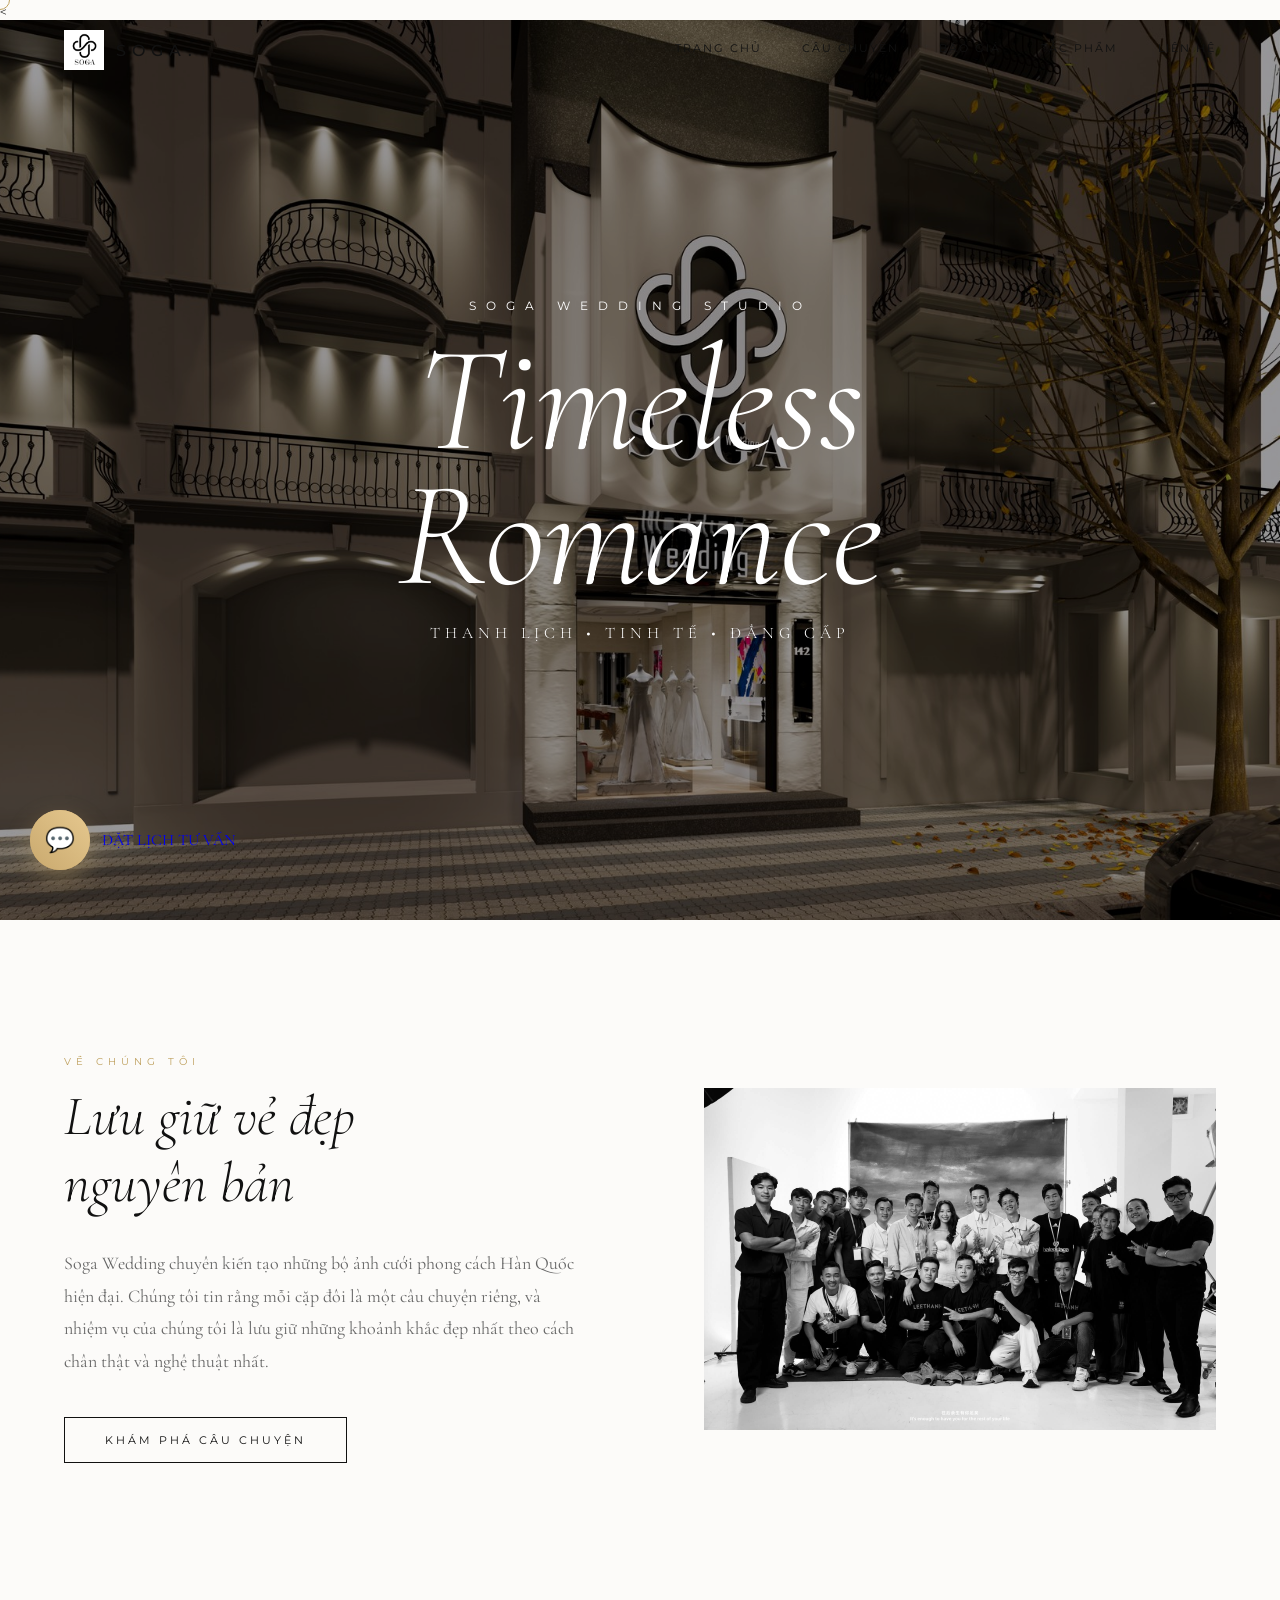
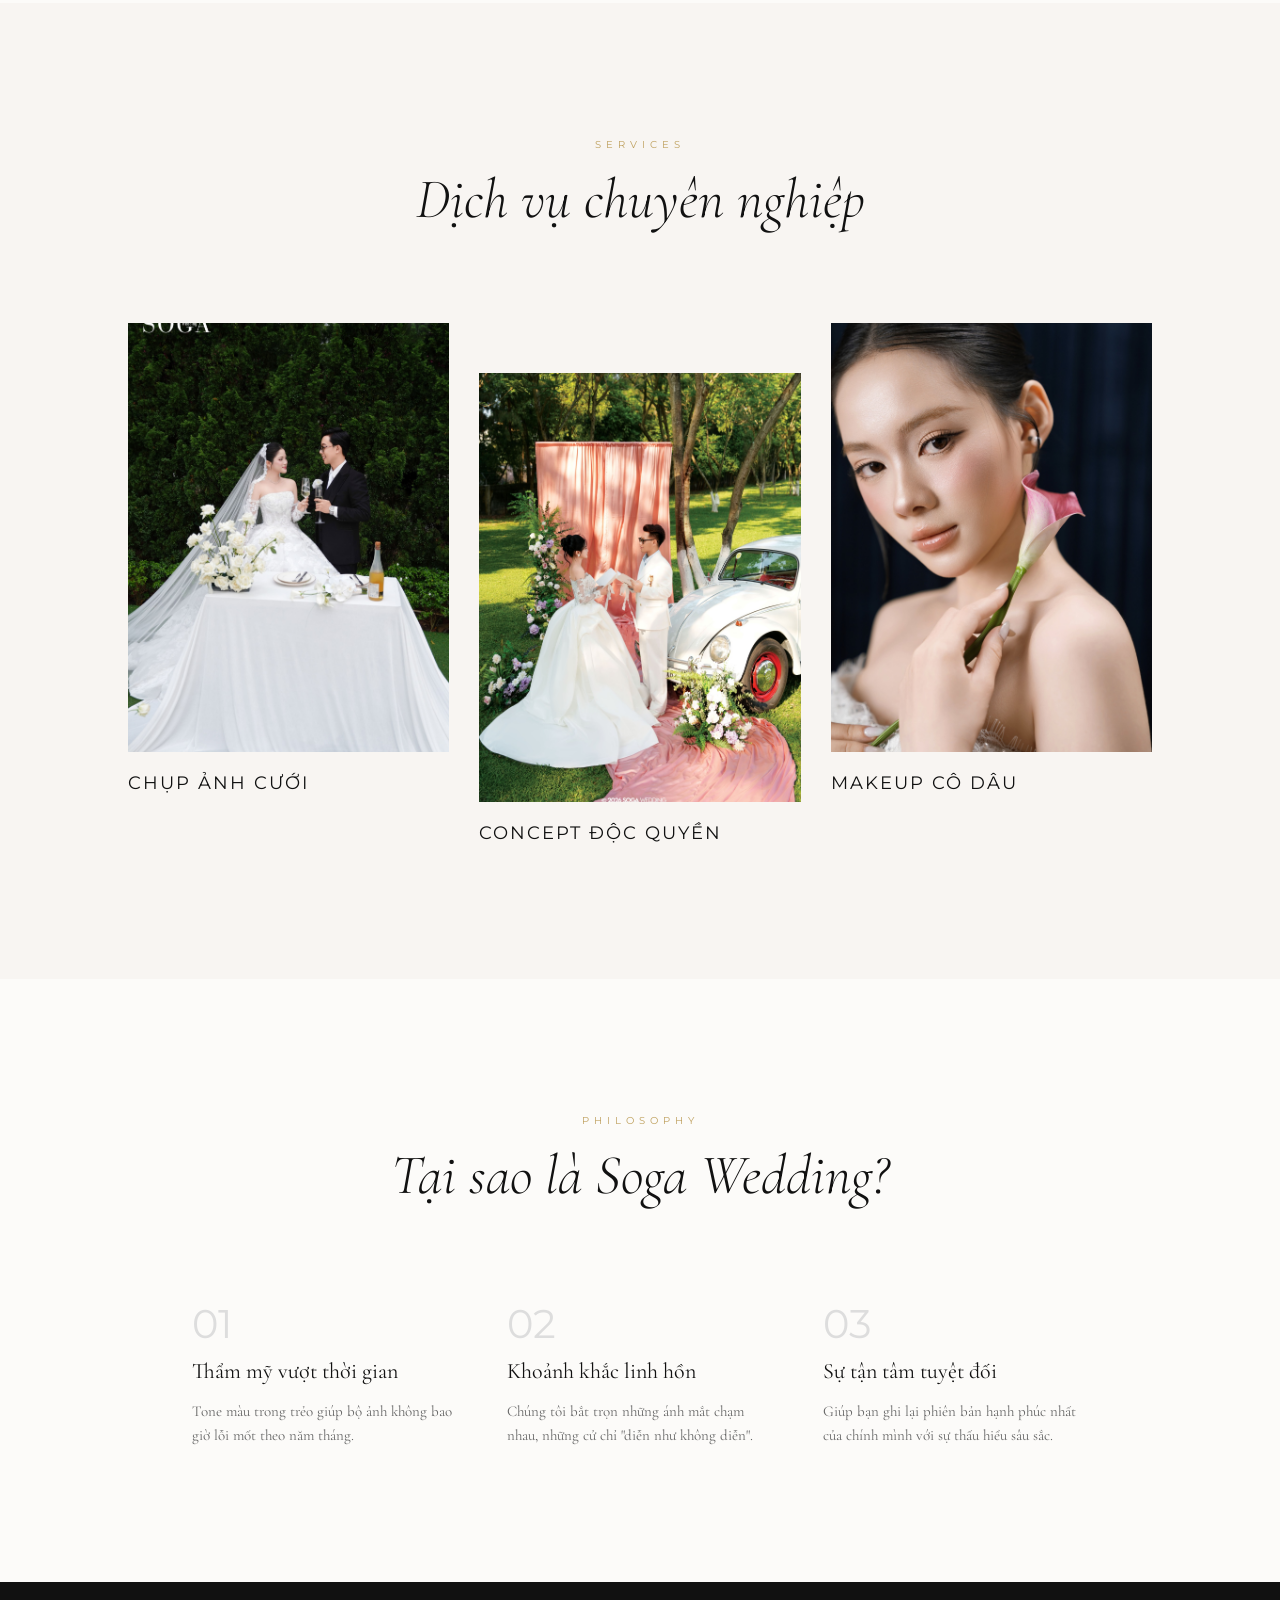
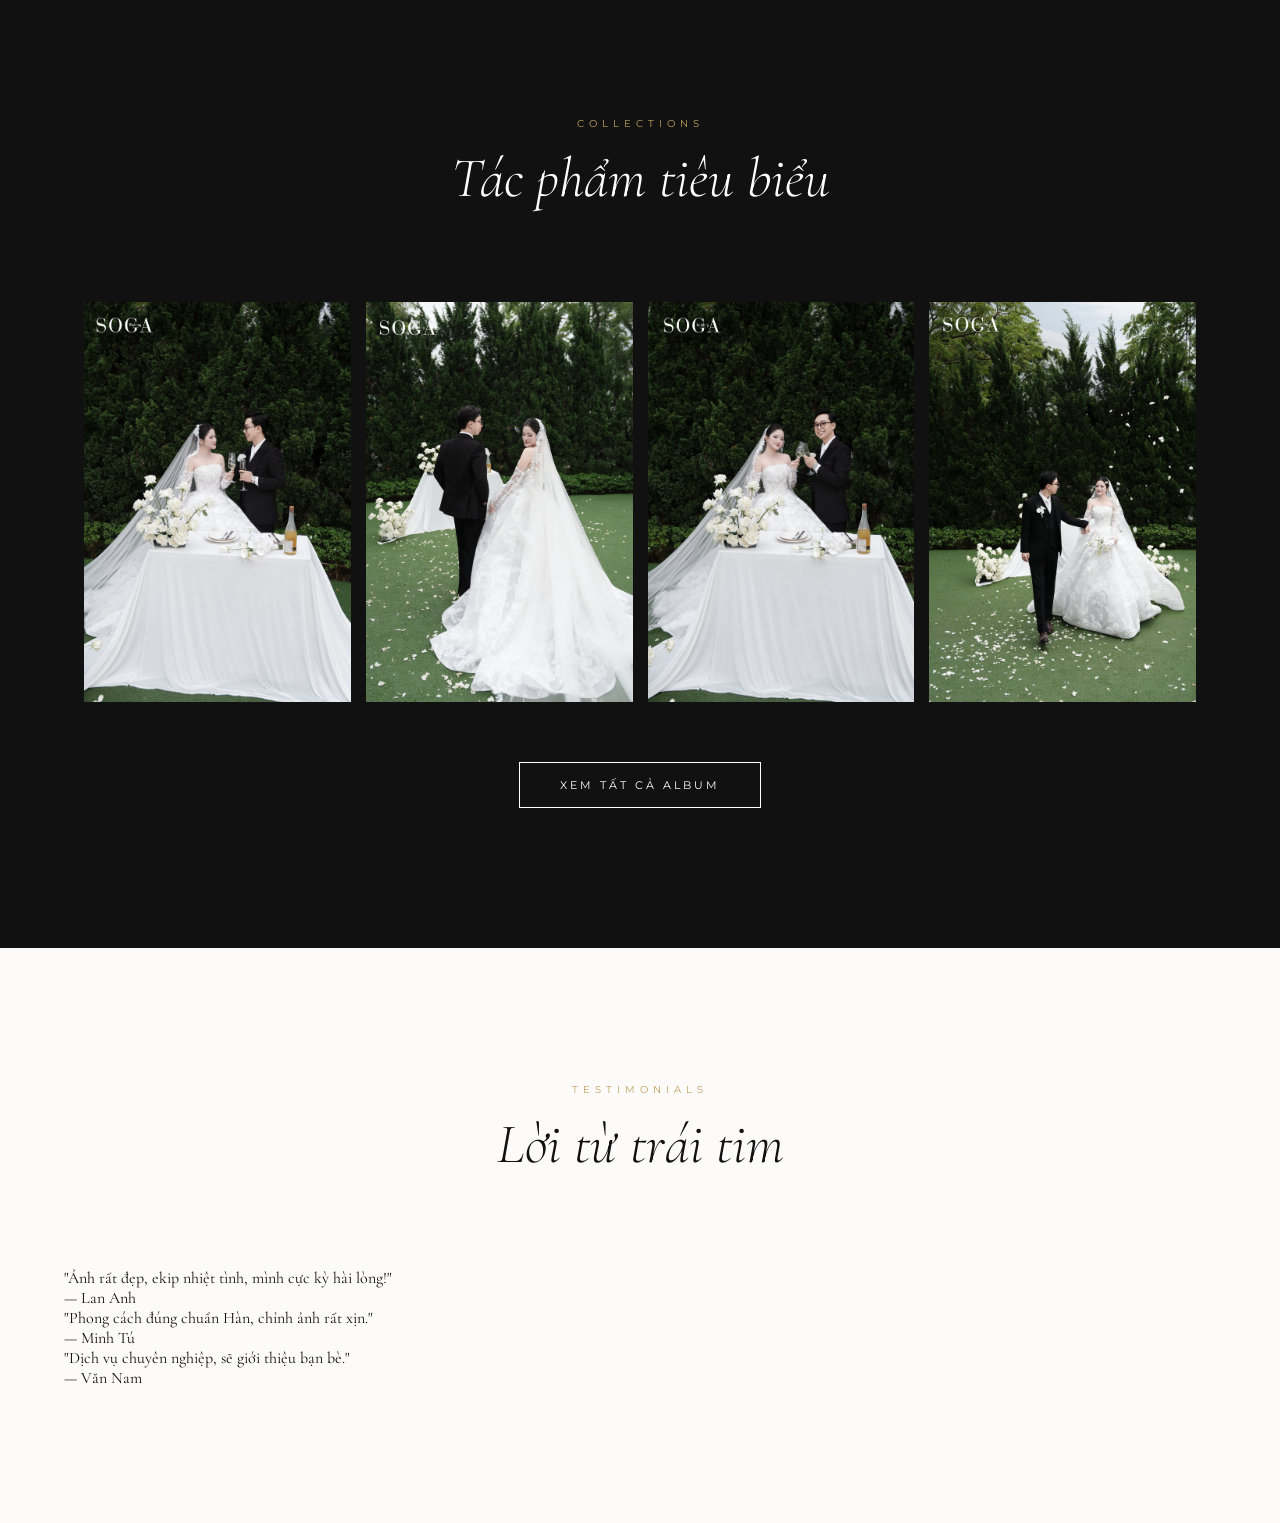
<file: index.html>
<!DOCTYPE html>
<html lang="vi">
<head>
    <meta charset="UTF-8">
    <meta name="viewport" content="width=device-width, initial-scale=1.0">
    <title>Soga Wedding | Chụp ảnh cưới Hàn Quốc cao cấp tại Đà Nẵng</title>
    <link rel="stylesheet" href="style.css">
</head>
<body>

<<header class="nav">
    <div class="logo">
        <img src="images/logo.png" alt="Logo" style="height: 40px; margin-right: 12px;">
        <span>SOGA.</span>
    </div>

    <div class="menu-toggle" id="mobile-menu">
        <span class="bar"></span>
        <span class="bar"></span>
        <span class="bar"></span>
    </div>

    <div class="nav-links" id="nav-list">
        <a href="index.html">Trang chủ</a>
        <a href="about.html">Câu chuyện</a>
        <a href="service.html">Báo giá</a>
        <a href="gallery.html">Tác phẩm</a>
        <a href="contact.html">Liên hệ</a>
    </div>
</header>

<section class="hero">
    <img src="images/1.jpg" alt="Hero" class="hero-img">
    <div class="hero-content reveal">
        <span class="hero-subtitle">SOGA WEDDING STUDIO</span>
        <h1 class="hero-title">Timeless<br>Romance</h1>
        <p style="letter-spacing: 5px; margin-top: 20px; font-weight: 300;">THANH LỊCH • TINH TẾ • ĐẲNG CẤP</p>
    </div>
</section>

<section class="section">
    <div class="grid-2">
        <div class="reveal">
            <span class="tag">VỀ CHÚNG TÔI</span>
            <h2 class="h2-vogue">Lưu giữ vẻ đẹp<br>nguyên bản</h2>
            <p class="p-editorial">
                Soga Wedding chuyên kiến tạo những bộ ảnh cưới phong cách Hàn Quốc hiện đại. Chúng tôi tin rằng mỗi cặp đôi là một câu chuyện riêng, và nhiệm vụ của chúng tôi là lưu giữ những khoảnh khắc đẹp nhất theo cách chân thật và nghệ thuật nhất.
            </p>
            <a href="about.html" class="btn">Khám phá câu chuyện</a>
        </div>
        <div class="img-wrapper reveal">
            <img src="images/about.jpg" alt="About">
        </div>
    </div>
</section>

<section class="section" style="background: #f8f5f2;">
    <div class="section-header reveal">
        <span class="tag">SERVICES</span>
        <h2 class="h2-vogue">Dịch vụ chuyên nghiệp</h2>
    </div>
    <div class="service-grid-v2">
        <div class="service-card-v2 reveal">
            <div class="img-container"><img src="images/service1.jpg"></div>
            <h3>Chụp ảnh cưới</h3>
        </div>
        <div class="service-card-v2 reveal" style="margin-top: 50px;">
            <div class="img-container"><img src="images/service2.jpg"></div>
            <h3>Concept độc quyền</h3>
        </div>
        <div class="service-card-v2 reveal">
            <div class="img-container"><img src="images/service3.jpg"></div>
            <h3>Makeup cô dâu</h3>
        </div>
    </div>
</section>

<section class="section">
    <div class="section-header reveal">
        <span class="tag">PHILOSOPHY</span>
        <h2 class="h2-vogue">Tại sao là Soga Wedding?</h2>
    </div>
    <div class="philosophy-grid">
        <div class="philo-item reveal">
            <div class="num">01</div>
            <h3>Thẩm mỹ vượt thời gian</h3>
            <p>Tone màu trong trẻo giúp bộ ảnh không bao giờ lỗi mốt theo năm tháng.</p>
        </div>
        <div class="philo-item reveal">
            <div class="num">02</div>
            <h3>Khoảnh khắc linh hồn</h3>
            <p>Chúng tôi bắt trọn những ánh mắt chạm nhau, những cử chỉ "diễn như không diễn".</p>
        </div>
        <div class="philo-item reveal">
            <div class="num">03</div>
            <h3>Sự tận tâm tuyệt đối</h3>
            <p>Giúp bạn ghi lại phiên bản hạnh phúc nhất của chính mình với sự thấu hiểu sâu sắc.</p>
        </div>
    </div>
</section>

<section class="section" style="background: #111; color: #fff;">
    <div class="section-header reveal">
        <span class="tag" style="color: #bfa15f;">COLLECTIONS</span>
        <h2 class="h2-vogue" style="color: #fff;">Tác phẩm tiêu biểu</h2>
    </div>
    <div class="gallery-v2 reveal">
        <img src="images/anh1.jpg" class="g-1">
        <img src="images/anh2.jpg" class="g-2">
        <img src="images/anh3.jpg" class="g-3">
        <img src="images/anh4.jpg" class="g-4">
    </div>
    <div style="text-align: center; margin-top: 60px;">
        <a href="gallery.html" class="btn" style="color: #fff; border-color: #fff;">Xem tất cả Album</a>
    </div>
</section>

<section class="section">
    <div class="section-header reveal">
        <span class="tag">TESTIMONIALS</span>
        <h2 class="h2-vogue">Lời từ trái tim</h2>
    </div>
    <div class="testimonial-slider reveal">
        <div class="testi-item">
            <p>"Ảnh rất đẹp, ekip nhiệt tình, mình cực kỳ hài lòng!"</p>
            <span>— Lan Anh</span>
        </div>
        <div class="testi-item">
            <p>"Phong cách đúng chuẩn Hàn, chỉnh ảnh rất xịn."</p>
            <span>— Minh Tú</span>
        </div>
        <div class="testi-item">
            <p>"Dịch vụ chuyên nghiệp, sẽ giới thiệu bạn bè."</p>
            <span>— Văn Nam</span>
        </div>
    </div>
</section>

<a href="https://zalo.me/0705050108" class="zalo-btn" target="_blank">
    <div class="zalo-icon-wrapper">
        <i class="fas fa-comment-alt"></i> <span>💬</span>
    </div>
    <div class="zalo-text">ĐẶT LỊCH TƯ VẤN</div>
</a>

<script src="script.js"></script>
</body>
</html>
</file>
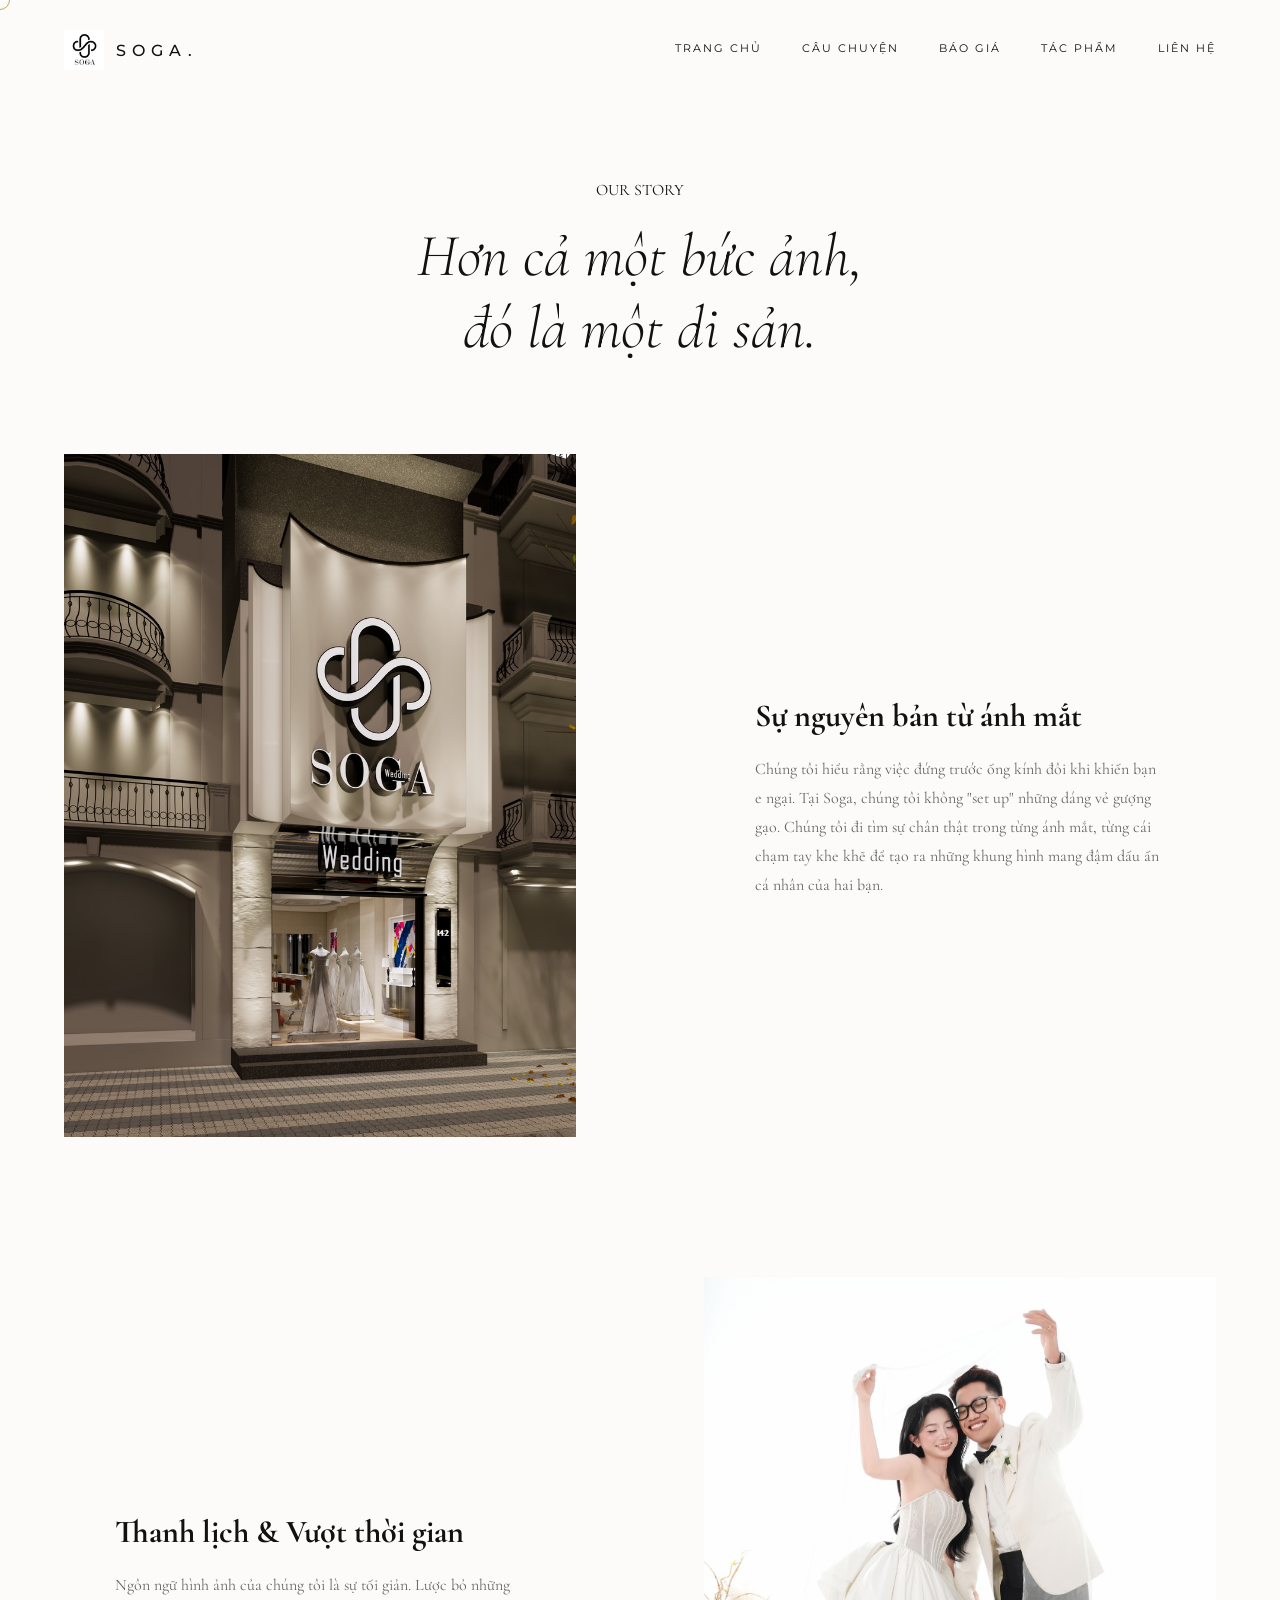
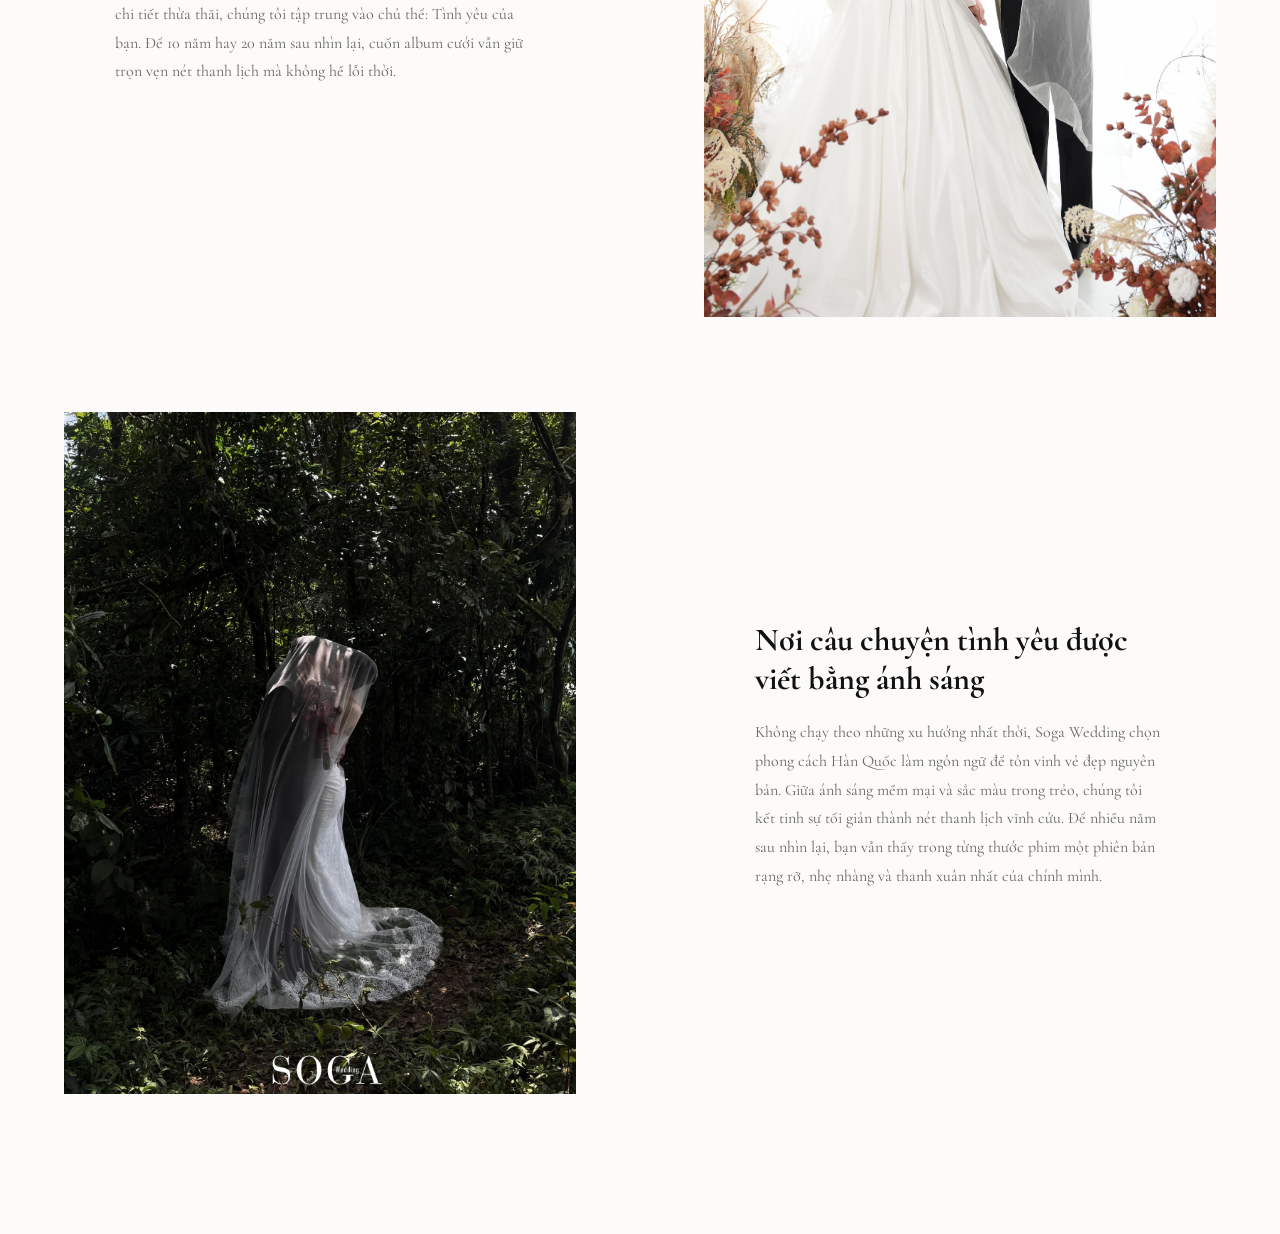
<file: about.html>
<!DOCTYPE html>
<html lang="vi">
<head>
    <meta charset="UTF-8">
    <meta name="viewport" content="width=device-width, initial-scale=1.0">
    <title>Câu chuyện | Soga Wedding</title>
    <link rel="stylesheet" href="style.css">
</head>
<body>

<header class="nav">
    <div class="logo">
        <img src="images/logo.png" alt="Logo" style="height: 40px; margin-right: 12px;">
        <span>SOGA.</span>
    </div>

    <div class="menu-toggle" id="mobile-menu">
        <span class="bar"></span>
        <span class="bar"></span>
        <span class="bar"></span>
    </div>

    <div class="nav-links" id="nav-list">
        <a href="index.html">Trang chủ</a>
        <a href="about.html">Câu chuyện</a>
        <a href="service.html">Báo giá</a>
        <a href="gallery.html">Tác phẩm</a>
        <a href="contact.html">Liên hệ</a>
    </div>
</header>

<section class="section" style="padding-top: 20vh;">
    <div class="section-header reveal">
        <span>OUR STORY</span>
        <h1 style="font-size: 60px; font-weight: 300; font-style: italic; margin-top: 20px;">Hơn cả một bức ảnh,<br>đó là một di sản.</h1>
    </div>

    <div class="grid-2" style="margin-top: 10vh;">
        <div class="img-wrapper reveal">
            <img src="images/1.jpg" alt="About Soga" style="aspect-ratio: 3/4;">
        </div>
        <div class="reveal" style="padding: 0 10%;">
            <h2 style="font-size: 32px; margin-bottom: 20px;">Sự nguyên bản từ ánh mắt</h2>
            <p style="color: #666; font-size: 16px; line-height: 1.8;">
                Chúng tôi hiểu rằng việc đứng trước ống kính đôi khi khiến bạn e ngại. Tại Soga, chúng tôi không "set up" những dáng vẻ gượng gạo. Chúng tôi đi tìm sự chân thật trong từng ánh mắt, từng cái chạm tay khe khẽ để tạo ra những khung hình mang đậm dấu ấn cá nhân của hai bạn.
            </p>
        </div>
    </div>

    <div class="grid-2" style="margin-top: 15vh; direction: rtl;">
        <div class="img-wrapper reveal">
            <img src="images/2.jpg" alt="Philosophy" style="aspect-ratio: 4/5;">
        </div>
        <div class="reveal" style="padding: 0 10%; direction: ltr;">
            <h2 style="font-size: 32px; margin-bottom: 20px;">Thanh lịch & Vượt thời gian</h2>
            <p style="color: #666; font-size: 16px; line-height: 1.8;">
                Ngôn ngữ hình ảnh của chúng tôi là sự tối giản. Lược bỏ những chi tiết thừa thãi, chúng tôi tập trung vào chủ thể: Tình yêu của bạn. Để 10 năm hay 20 năm sau nhìn lại, cuốn album cưới vẫn giữ trọn vẹn nét thanh lịch mà không hề lỗi thời.
            </p>
        </div>
    </div>
    <div class="grid-2" style="margin-top: 10vh;">
        <div class="img-wrapper reveal">
            <img src="images/3.jpg" alt="About Soga" style="aspect-ratio: 3/4;">
        </div>
        <div class="reveal" style="padding: 0 10%;">
            <h2 style="font-size: 32px; margin-bottom: 20px;">Nơi câu chuyện tình yêu được viết bằng ánh sáng</h2>
            <p style="color: #666; font-size: 16px; line-height: 1.8;">
                Không chạy theo những xu hướng nhất thời, Soga Wedding chọn phong cách Hàn Quốc làm ngôn ngữ để tôn vinh vẻ đẹp nguyên bản. 
                Giữa ánh sáng mềm mại và sắc màu trong trẻo, chúng tôi kết tinh sự tối giản thành nét thanh lịch vĩnh cửu. 
                Để nhiều năm sau nhìn lại, bạn vẫn thấy trong từng thước phim một phiên bản rạng rỡ, nhẹ nhàng và thanh xuân nhất của chính mình.
        </div>
    </div>
</section>

<script src="script.js"></script>
</body>
</html>
</file>
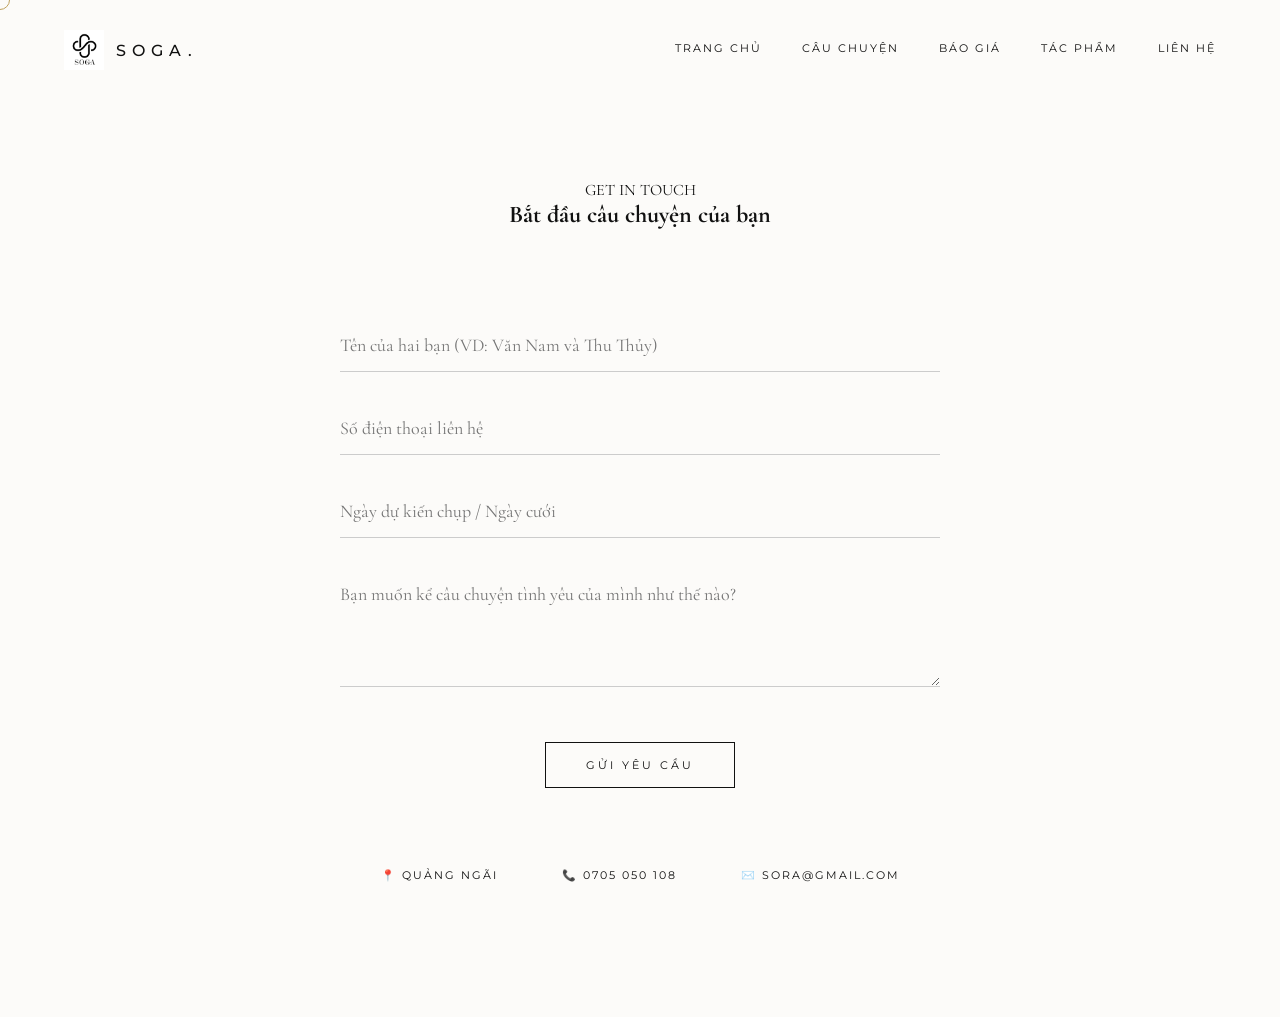
<file: contact.html>
<!DOCTYPE html>
<html lang="vi">
<head>
    <meta charset="UTF-8">
    <meta name="viewport" content="width=device-width, initial-scale=1.0">
    <title>Liên hệ | Soga Wedding</title>
    <link rel="stylesheet" href="style.css">
    <style>
        .contact-form { max-width: 600px; margin: 0 auto; text-align: left; }
        .form-group { margin-bottom: 30px; position: relative; }
        .form-group input, .form-group textarea {
            width: 100%; padding: 15px 0; border: none; 
            border-bottom: 1px solid #ccc; background: transparent;
            font-family: 'Cormorant Garamond', serif; font-size: 18px;
            outline: none; transition: var(--transition-fast);
        }
        .form-group input:focus, .form-group textarea:focus { border-bottom-color: var(--accent-gold); }
        .contact-info-bar { display: flex; justify-content: center; gap: 5vw; margin-top: 80px; font-family: 'Montserrat'; font-size: 11px; letter-spacing: 2px; }
    </style>
</head>
<body>

<header class="nav">
    <div class="logo">
        <img src="images/logo.png" alt="Logo" style="height: 40px; margin-right: 12px;">
        <span>SOGA.</span>
    </div>

    <div class="menu-toggle" id="mobile-menu">
        <span class="bar"></span>
        <span class="bar"></span>
        <span class="bar"></span>
    </div>

    <div class="nav-links" id="nav-list">
        <a href="index.html">Trang chủ</a>
        <a href="about.html">Câu chuyện</a>
        <a href="service.html">Báo giá</a>
        <a href="gallery.html">Tác phẩm</a>
        <a href="contact.html">Liên hệ</a>
    </div>
</header>

<section class="section" style="padding-top: 20vh;">
    <div class="section-header reveal">
        <span>GET IN TOUCH</span>
        <h2>Bắt đầu câu chuyện của bạn</h2>
    </div>

    <div class="contact-form reveal">
        <form>
            <div class="form-group">
                <input type="text" placeholder="Tên của hai bạn (VD: Văn Nam và Thu Thủy)" required>
            </div>
            <div class="form-group">
                <input type="text" placeholder="Số điện thoại liên hệ" required>
            </div>
            <div class="form-group">
                <input type="text" placeholder="Ngày dự kiến chụp / Ngày cưới">
            </div>
            <div class="form-group">
                <textarea rows="4" placeholder="Bạn muốn kể câu chuyện tình yêu của mình như thế nào?"></textarea>
            </div>
            <div style="text-align: center; margin-top: 50px;">
                <button type="submit" class="btn" style="background: transparent; cursor: none;">Gửi yêu cầu</button>
            </div>
        </form>
    </div>

    <div class="contact-info-bar reveal">
        <div>📍 QUẢNG NGÃI</div>
        <div>📞 0705 050 108</div>
        <div>✉️ SORA@GMAIL.COM</div>
    </div>
</section>

<script src="script.js"></script>
</body>
</html>
</file>
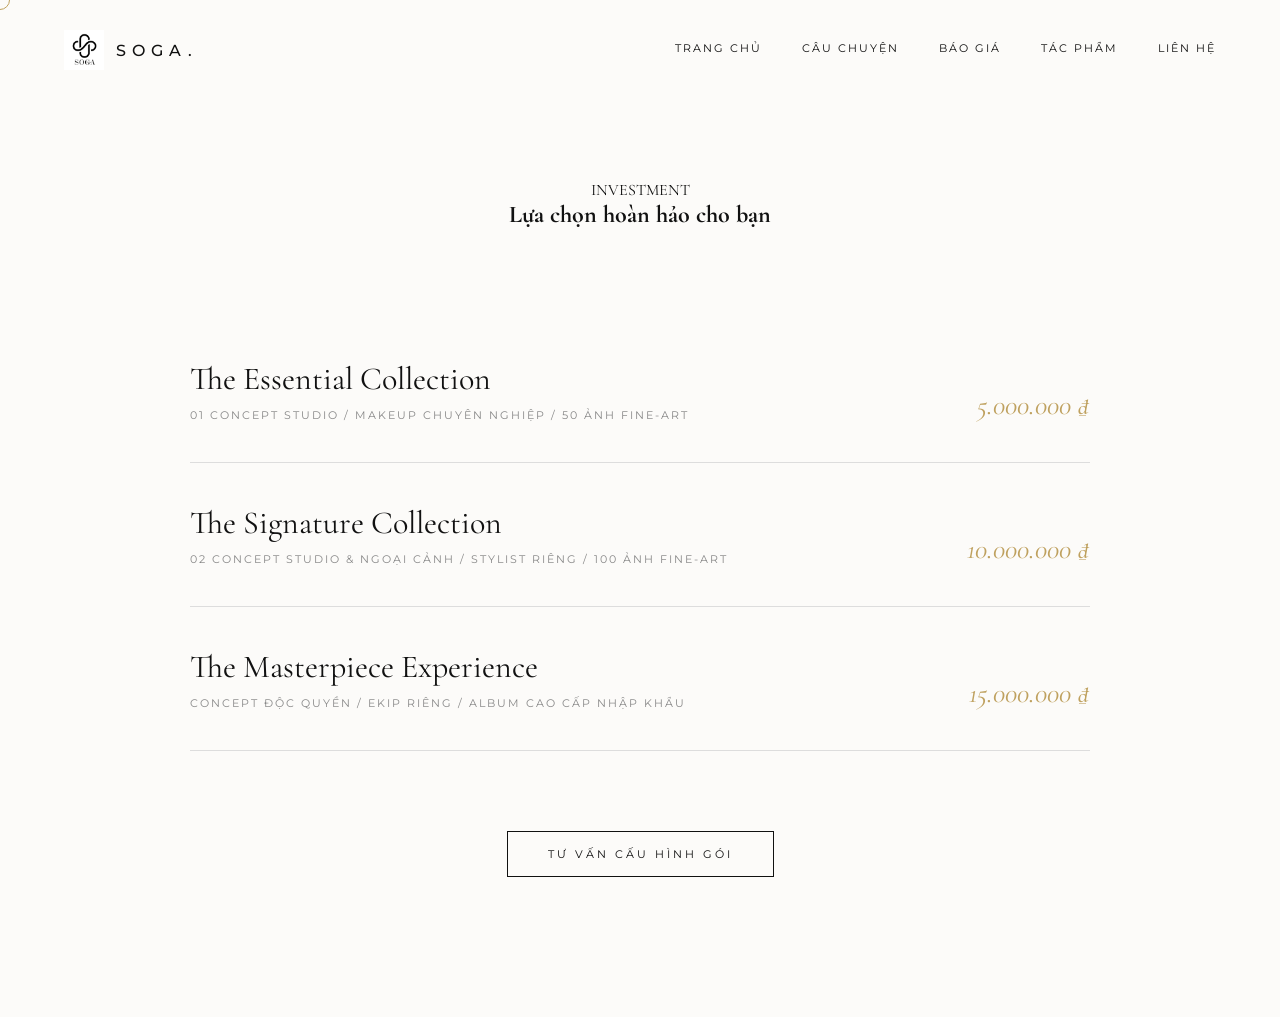
<file: service.html>
<!DOCTYPE html>
<html lang="vi">
<head>
    <meta charset="UTF-8">
    <meta name="viewport" content="width=device-width, initial-scale=1.0">
    <title>Báo giá | Soga Wedding</title>
    <link rel="stylesheet" href="style.css">
    <style>
        .price-list { max-width: 900px; margin: 0 auto; }
        .price-item { 
            display: flex; justify-content: space-between; align-items: flex-end; 
            border-bottom: 1px solid #ddd; padding: 40px 0; 
        }
        .price-title { font-size: 32px; font-weight: 400; margin-bottom: 10px; }
        .price-desc { font-family: 'Montserrat'; font-size: 11px; letter-spacing: 2px; color: #888; }
        .price-amount { font-size: 28px; color: var(--accent-gold); font-style: italic; }
    </style>
</head>
<body>

<header class="nav">
    <div class="logo">
        <img src="images/logo.png" alt="Logo" style="height: 40px; margin-right: 12px;">
        <span>SOGA.</span>
    </div>

    <div class="menu-toggle" id="mobile-menu">
        <span class="bar"></span>
        <span class="bar"></span>
        <span class="bar"></span>
    </div>

    <div class="nav-links" id="nav-list">
        <a href="index.html">Trang chủ</a>
        <a href="about.html">Câu chuyện</a>
        <a href="service.html">Báo giá</a>
        <a href="gallery.html">Tác phẩm</a>
        <a href="contact.html">Liên hệ</a>
    </div>
</header>

<section class="section" style="padding-top: 20vh;">
    <div class="section-header reveal">
        <span>INVESTMENT</span>
        <h2>Lựa chọn hoàn hảo cho bạn</h2>
    </div>

    <div class="price-list">
        <div class="price-item reveal">
            <div>
                <h3 class="price-title">The Essential Collection</h3>
                <p class="price-desc">01 CONCEPT STUDIO / MAKEUP CHUYÊN NGHIỆP / 50 ẢNH FINE-ART</p>
            </div>
            <div class="price-amount">5.000.000 ₫</div>
        </div>

        <div class="price-item reveal">
            <div>
                <h3 class="price-title">The Signature Collection</h3>
                <p class="price-desc">02 CONCEPT STUDIO & NGOẠI CẢNH / STYLIST RIÊNG / 100 ẢNH FINE-ART</p>
            </div>
            <div class="price-amount">10.000.000 ₫</div>
        </div>

        <div class="price-item reveal">
            <div>
                <h3 class="price-title">The Masterpiece Experience</h3>
                <p class="price-desc">CONCEPT ĐỘC QUYỀN / EKIP RIÊNG / ALBUM CAO CẤP NHẬP KHẨU</p>
            </div>
            <div class="price-amount">15.000.000 ₫</div>
        </div>
    </div>
    
    <div class="reveal" style="text-align: center; margin-top: 80px;">
        <a href="https://zalo.me/0705050108" class="btn">Tư vấn cấu hình gói</a>
    </div>
</section>

<script src="script.js"></script>
</body>
</html>
</file>
<file: style.css>
/* =========================================
   SOGA WEDDING - ULTRA VIP PRO VERSION
   ========================================= */

/* 1. IMPORT FONTS & ROOT VARIABLES */
@import url('https://fonts.googleapis.com/css2?family=Cormorant+Garamond:ital,wght@0,300;0,400;0,600;1,300;1,400&family=Montserrat:wght@200;300;400;500&display=swap');

:root {
  --bg-color: #fcfbf9;
  --text-main: #111111;
  --text-muted: #666666;
  --accent-gold: #bfa15f;
  --transition-slow: 1.2s cubic-bezier(0.16, 1, 0.3, 1);
  --transition-fast: 0.4s cubic-bezier(0.25, 1, 0.5, 1);
}

/* 2. RESET & BASE STYLES */
* { margin: 0; padding: 0; box-sizing: border-box; }

html { scroll-behavior: smooth; }

body {
  font-family: 'Cormorant Garamond', serif;
  background-color: var(--bg-color);
  color: var(--text-main);
  overflow-x: hidden;
  cursor: none; /* Sử dụng Custom Cursor nghệ thuật */
}

/* 3. CUSTOM CURSOR (Vòng tròn theo chuột) */
.cursor {
  position: fixed; top: 0; left: 0;
  width: 20px; height: 20px;
  border: 1px solid var(--accent-gold);
  border-radius: 50%;
  transform: translate(-50%, -50%);
  pointer-events: none; z-index: 9999;
  transition: width 0.3s, height 0.3s, background 0.3s;
}
.cursor.hovering {
  width: 50px; height: 50px;
  background: rgba(191, 161, 95, 0.2);
  border-color: transparent;
}

/* 4. LUXURY NAVBAR (Thanh điều hướng) */
.nav {
  position: fixed; top: 0; width: 100%;
  padding: 30px 5vw;
  display: flex; justify-content: space-between; align-items: center;
  z-index: 1000;
  transition: var(--transition-fast);
}
.nav.scrolled {
  padding: 15px 5vw;
  background: rgba(252, 251, 249, 0.9);
  backdrop-filter: blur(20px);
  border-bottom: 1px solid rgba(0,0,0,0.05);
}
.logo {
  display: flex; align-items: center;
  font-family: 'Montserrat', sans-serif;
  font-size: 16px; font-weight: 500;
  letter-spacing: 6px; text-transform: uppercase;
}
.logo img { transition: transform 0.3s ease; }
.logo:hover img { transform: scale(1.1); }

.nav-links { display: flex; gap: 40px; }
.nav-links a {
  font-family: 'Montserrat', sans-serif;
  text-decoration: none; color: var(--text-main);
  font-size: 11px; letter-spacing: 2px; text-transform: uppercase;
  position: relative; padding-bottom: 5px;
}
.nav-links a::after {
  content: ''; position: absolute; bottom: 0; left: 0;
  width: 0; height: 1px; background: var(--text-main);
  transition: var(--transition-fast);
}
.nav-links a:hover::after { width: 100%; }

/* 5. CINEMATIC HERO (Đầu trang) */
.hero {
  height: 100vh; width: 100%;
  position: relative; display: flex;
  align-items: center; justify-content: center;
  overflow: hidden; background: #000;
}
.hero-img {
  position: absolute; top: 0; left: 0;
  width: 100%; height: 100%;
  object-fit: cover; opacity: 0.6;
  animation: slowZoom 15s infinite alternate;
}
@keyframes slowZoom { from { transform: scale(1); } to { transform: scale(1.1); } }

.hero-content { position: relative; z-index: 2; text-align: center; color: #fff; }
.hero-subtitle {
  font-family: 'Montserrat', sans-serif; font-size: 12px;
  letter-spacing: 10px; text-transform: uppercase;
  margin-bottom: 20px; display: block;
}
.hero-title {
  font-size: clamp(60px, 12vw, 150px);
  font-weight: 300; font-style: italic; line-height: 0.9;
}

/* 6. EDITORIAL LAYOUT (Bố cục tạp chí) */
.section { padding: 15vh 5vw; }
.section-header { text-align: center; margin-bottom: 10vh; }
.tag {
    font-family: 'Montserrat'; font-size: 10px; 
    letter-spacing: 5px; color: var(--accent-gold); 
    display: block; margin-bottom: 15px;
    text-transform: uppercase;
}
.h2-vogue {
    font-size: clamp(32px, 5vw, 56px);
    font-weight: 300; font-style: italic; line-height: 1.2;
}
.p-editorial {
    color: var(--text-muted); font-size: 18px; 
    line-height: 1.8; margin: 30px 0 40px 0;
}

/* Grid kiến trúc */
.grid-2 {
  display: grid; grid-template-columns: 1fr 1fr;
  gap: 10vw; align-items: center;
}
.img-wrapper { position: relative; overflow: hidden; }
.img-wrapper img {
  width: 100%; height: 100%; object-fit: cover;
  transition: var(--transition-slow);
}
.img-wrapper:hover img { transform: scale(1.05); }

/* 7. DỊCH VỤ V2 (Luxury Cards) */
.service-grid-v2 {
    display: grid; grid-template-columns: repeat(3, 1fr);
    gap: 30px; padding: 0 5vw;
}
.service-card-v2 h3 {
    margin-top: 20px; font-weight: 400; letter-spacing: 2px; font-size: 18px;
    font-family: 'Montserrat', sans-serif; text-transform: uppercase;
}
.img-container { overflow: hidden; aspect-ratio: 3/4; }
.img-container img { width: 100%; height: 100%; object-fit: cover; transition: 1s ease; }
.service-card-v2:hover img { transform: scale(1.1); }

/* 8. PHILOSOPHY (Triết lý) */
.philosophy-grid {
    display: grid; grid-template-columns: repeat(3, 1fr);
    gap: 50px; padding: 0 10vw; margin-top: 50px;
}
.philo-item .num { font-family: 'Montserrat'; color: #ddd; font-size: 40px; margin-bottom: 10px; }
.philo-item h3 { font-size: 22px; margin-bottom: 15px; font-weight: 400; }
.philo-item p { color: var(--text-muted); font-size: 15px; line-height: 1.6; }

/* 9. GALLERY V2 & MASONRY (Trang Album) */
.gallery-v2 {
    display: grid; grid-template-columns: repeat(4, 1fr);
    gap: 15px; padding: 0 20px;
}
.gallery-v2 img { width: 100%; aspect-ratio: 2/3; object-fit: cover; filter: grayscale(0.3); transition: 0.5s; }
.gallery-v2 img:hover { filter: grayscale(0); transform: scale(1.02); }

.editorial-gallery {
  column-count: 3; column-gap: 20px; padding: 0 5vw;
}
.editorial-gallery .img-wrapper {
  margin-bottom: 20px; break-inside: avoid; cursor: pointer;
}

/* 10. BUTTONS & ACTIONS */
.btn {
  display: inline-block; padding: 15px 40px;
  border: 1px solid var(--text-main);
  text-decoration: none; color: var(--text-main);
  font-family: 'Montserrat', sans-serif; font-size: 11px;
  letter-spacing: 3px; text-transform: uppercase;
  position: relative; overflow: hidden; z-index: 1;
  transition: var(--transition-fast);
}
.btn::before {
  content: ''; position: absolute; top: 100%; left: 0;
  width: 100%; height: 100%; background: var(--text-main);
  transition: var(--transition-fast); z-index: -1;
}
.btn:hover { color: #fff; }
.btn:hover::before { top: 0; }

/* 11. ZALO ACTION HUB (Nâng cấp) */
.zalo-btn {
  position: fixed; bottom: 30px; left: 30px;
  z-index: 999; display: flex; align-items: center; gap: 12px;
  text-decoration: none; transition: all 0.4s;
}
.zalo-icon-wrapper {
  width: 60px; height: 60px;
  background: linear-gradient(45deg, #c9a96e, #e6c88f);
  border-radius: 50%; display: flex; align-items: center; justify-content: center;
  color: white; font-size: 24px; box-shadow: 0 10px 25px rgba(201, 169, 110, 0.4);
  position: relative;
}
.zalo-icon-wrapper::before {
  content: ""; position: absolute; inset: 0; border-radius: 50%;
  background: #c9a96e; z-index: -1; animation: pulse-gold 2s infinite;
}
/* 13. RESPONSIVE (Mobile) */
@media (max-width: 768px) {
  /* Giữ nguyên các chỉnh sửa layout cũ của ông */
  body { cursor: auto; }
  .cursor { display: none; }
  .nav { padding: 20px; }
  .grid-2 { grid-template-columns: 1fr; gap: 40px; }
  .service-grid-v2, .philosophy-grid, .gallery-v2 { grid-template-columns: 1fr; }
  .service-card-v2 { margin-top: 0 !important; }
  .editorial-gallery { column-count: 1; }
  .section { padding: 8vh 5vw; }

  /* --- FIX RIÊNG MENU 3 GẠCH --- */
  .menu-toggle {
    display: block !important; /* Đảm bảo luôn hiện nút 3 gạch */
    cursor: pointer;
    z-index: 1001;
    position: relative;
  }

  .menu-toggle .bar {
    display: block;
    width: 25px;
    height: 2px;
    margin: 6px auto;
    background-color: var(--text-main);
    transition: all 0.3s ease-in-out;
  }

  /* Hiệu ứng biến thành dấu X */
  .menu-toggle.is-active .bar:nth-child(2) { opacity: 0; }
  .menu-toggle.is-active .bar:nth-child(1) { transform: translateY(8px) rotate(45deg); }
  .menu-toggle.is-active .bar:nth-child(3) { transform: translateY(-8px) rotate(-45deg); }

  .nav-links {
    /* Quan trọng: Bỏ display: none cũ, dùng flex và đẩy ra ngoài màn hình */
    display: flex !important; 
    position: fixed;
    top: 0;
    right: -100%; 
    width: 100%;
    height: 100vh;
    background: var(--bg-color);
    flex-direction: column;
    justify-content: center;
    align-items: center;
    transition: 0.5s cubic-bezier(0.16, 1, 0.3, 1);
    z-index: 1000;
    gap: 20px;
  }

  /* Hiện menu khi có class active từ JS */
  .nav-links.active {
    right: 0;
  }

  .nav-links a {
    font-size: 24px;
    margin: 10px 0;
    letter-spacing: 3px;
  }
}
</file>
